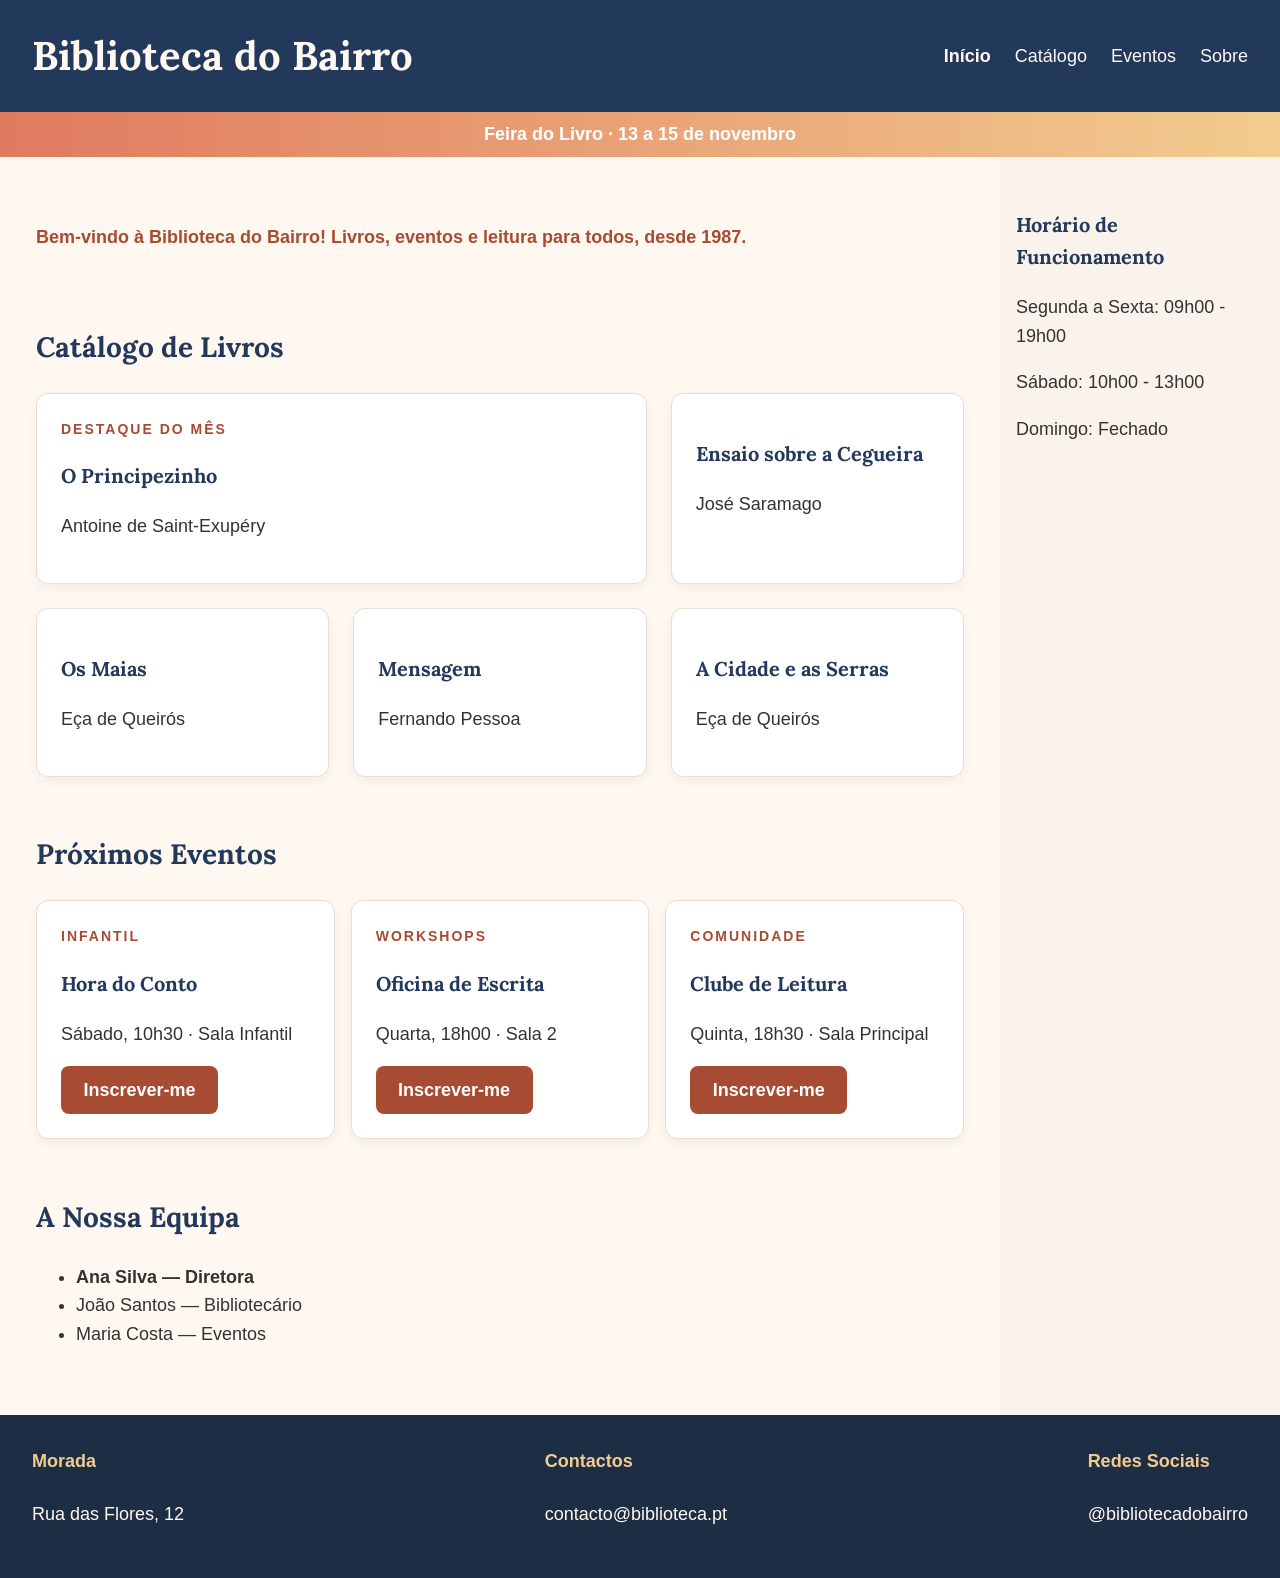
<file: ex1.html>
<!DOCTYPE html>
<html lang="pt">
<head>
    <meta charset="UTF-8">
    <!-- Exercício 08 -->
    <meta name="viewport" content="width=device-width, initial-scale=1.0">
    <title>Biblioteca do Bairro</title>

    <!-- Exercício 03 -->
    <link rel="preconnect" href="https://fonts.googleapis.com">
    <link rel="preconnect" href="https://fonts.gstatic.com" crossorigin>
    <link href="https://fonts.googleapis.com/css2?family=Lora:ital,wght@0,400..700;1,400..700&display=swap" rel="stylesheet">

    <!-- Exercício 01 -->
    <link rel="stylesheet" href="ex1.css">
</head>
<body>

    <!-- Exercício 06 & 07 -->
    <header class="cabecalho">
        <div class="logo">
            <h1>Biblioteca do Bairro</h1>
        </div>
        <!-- Exercício 02 & 06 -->
        <nav>
            <ul>
                <li><a href="#inicio">Início</a></li>
                <li><a href="#catalogo">Catálogo</a></li>
                <li><a href="#eventos">Eventos</a></li>
                <li><a href="#sobre">Sobre</a></li>
            </ul>
        </nav>
    </header>

    <!-- Exercício 05 -->
    <div class="aviso">
        <p>Feira do Livro · 13 a 15 de novembro</p>
    </div>

    
    <main>
        <!-- Exercício 02' -->
        <section id="inicio">
            <p class="destaque">Bem-vindo à Biblioteca do Bairro! Livros, eventos e leitura para todos, desde 1987.</p>
        </section>

        <!-- Exercício 07 -->
        <section id="catalogo">
            <h2>Catálogo de Livros</h2>
            <div class="catalogo">
                <article class="cartao destaque-livro">
                    <span class="etiqueta">Destaque do Mês</span>
                    <h3>O Principezinho</h3>
                    <p>Antoine de Saint-Exupéry</p>
                </article>

                <article class="cartao">
                    <h3>Ensaio sobre a Cegueira</h3>
                    <p>José Saramago</p>
                </article>

                <article class="cartao">
                    <h3>Os Maias</h3>
                    <p>Eça de Queirós</p>
                </article>

                <article class="cartao">
                    <h3>Mensagem</h3>
                    <p>Fernando Pessoa</p>
                </article>

                <article class="cartao">
                    <h3>A Cidade e as Serras</h3>
                    <p>Eça de Queirós</p>
                </article>
            </div>
        </section>

        <!-- Exercício 04, 05 & 06 -->
        <section id="eventos">
            <h2>Próximos Eventos</h2>
            <div class="cartoes">
                <article class="cartao">
                    <span class="etiqueta">Infantil</span>
                    <h3>Hora do Conto</h3>
                    <p>Sábado, 10h30 · Sala Infantil</p>
    
                    <a href="#" class="botao">Inscrever-me</a>
                </article>

                <article class="cartao">
                    <span class="etiqueta">Workshops</span>
                    <h3>Oficina de Escrita</h3>
                    <p>Quarta, 18h00 · Sala 2</p>
                    <a href="#" class="botao">Inscrever-me</a>
                </article>

                <article class="cartao">
                    <span class="etiqueta">Comunidade</span>
                    <h3>Clube de Leitura</h3>
                    <p>Quinta, 18h30 · Sala Principal</p>
                    <a href="#" class="botao">Inscrever-me</a>
                </article>
            </div>
        </section>

        <!-- Exercício 02  e Exercício 05  -->
        <section id="sobre" class="equipa">
            <h2>A Nossa Equipa</h2>
            <ul>
                <li>Ana Silva — Diretora</li>
                <li>João Santos — Bibliotecário</li>
                <li>Maria Costa — Eventos</li>
            </ul>
        </section>
    </main>

    <!-- Exercício 07 -->
    <aside>
        <h3>Horário de Funcionamento</h3>
        <p>Segunda a Sexta: 09h00 - 19h00</p>
        <p>Sábado: 10h00 - 13h00</p>
        <p>Domingo: Fechado</p>
    </aside>

    <!-- Exercício 06 -->
    <footer class="rodape">
        <div>
            <h4>Morada</h4>
            <p>Rua das Flores, 12</p>
        </div>
        <div>
            <h4>Contactos</h4>
            <p>contacto@biblioteca.pt</p>
        </div>
        <div>
            <h4>Redes Sociais</h4>
            <p>@bibliotecadobairro</p>
        </div>
    </footer>

</body>
</html>
</file>
<file: ex1.css>
/* ==========================================
   Biblioteca do Bairro
   Resolução dos Exercícios 01 a 09
   Data: Outubro de 2026
   Nome: Pentelei Shlemko
   ========================================== */

/* 1. VARIÁVEIS (Exercício 09) */
:root {
    --cor-principal: #23395B;
    --cor-destaque: #A84B33;
    --cor-fundo: #FFF8F0;
    --cor-texto: #333333;
    --cor-cartao: #FFFFFF;
    --cor-borda: #E5DED3;
    --raio: 12px;
}

/* 2. REGRAS BASE & RESET (Exercício 01, 03 & 04) */
* {
    box-sizing: border-box; /* Exercício 04 */
}

body {
    margin: 0;
    background-color: var(--cor-fundo);
    color: var(--cor-texto);
    font-family: Arial, Helvetica, sans-serif;
    font-size: 1.125rem; /* ~18px em rem */
    line-height: 1.6;
}

h1, h2, h3 {
    font-family: "Lora", Georgia, serif;
    color: var(--cor-principal);
}

h1 { font-size: 2.5rem; }
h2 { font-size: 1.75rem; }
h3 { font-size: 1.25rem; }

img {
    max-width: 100%;
    height: auto;
}

/*  3. ELEMENTOS DE TEXTO & DECORAÇÃO (Exercício 02, 03 & 05) */
/* Exercício 02 */
.destaque {
    color: var(--cor-destaque);
    font-weight: bold;
}

/* Exercício 03 */
.etiqueta {
    text-transform: uppercase;
    letter-spacing: 2px;
    color: var(--cor-destaque);
    font-size: 0.875rem;
    font-weight: bold;
    display: block;
    margin-bottom: 0.5rem;
}

/* Exercício 02 */
li:first-child {
    font-weight: bold;
}

/* Exercício 05 */
.aviso {
    background: linear-gradient(90deg, #E07A5F, #F2CC8F);
    color: #FFFFFF;
    text-align: center;
    padding: 0.5rem 1rem;
    font-weight: bold;
}

.aviso p {
    margin: 0;
}

/* 4. BOTÕES E LINKS (Exercício 05 & 09) */
a {
    color: var(--cor-principal);
    transition: color 0.2s ease;
}

/* Exercício 09*/
a:hover {
    color: var(--cor-destaque);
}

a:focus-visible,
.botao:focus-visible {
    outline: 3px solid var(--cor-principal);
    outline-offset: 3px;
}

.botao {
    display: inline-block;
    padding: 0.6rem 1.4rem;
    background: var(--cor-destaque);
    color: #FFFFFF;
    border-radius: 8px;
    text-decoration: none;
    font-weight: bold;
    transition: background-color 0.2s ease, transform 0.1s ease;
}

.botao:hover {
    background: #873A28;
    color: #FFFFFF;
}

.botao:active {
    transform: translateY(2px);
}

/*  5. COMPONENTES & CARTÕES (Exercício 04, 05 & 09) */
.cartao {
    background: var(--cor-cartao);
    padding: 1.5rem;
    border: 1px solid var(--cor-borda);
    border-radius: var(--raio);
    box-shadow: 0 4px 12px rgba(0, 0, 0, 0.05);
    
    transition: transform 0.2s ease, box-shadow 0.2s ease;
}

/* Exercício 09 */
.cartao:hover {
    transform: translateY(-6px);
    box-shadow: 0 12px 24px rgba(0, 0, 0, 0.12);
}

/* Exercício 05 */
.equipa img {
    border-radius: 50%;
    width: 120px;
    height: 120px;
    object-fit: cover;
}

/* 6. LAYOUT FLEXBOX & GRID BASE (Telemóvel - Mobile First)
   Exercícios 04, 06, 07 & 08 */

/* Exercício 05 & 06 */
.cabecalho {
    background: var(--cor-principal);
    color: #FFF8F0;
    padding: 1.5rem 2rem;
    display: flex;
    flex-direction: column; 
    gap: 1rem;
}

.cabecalho h1 {
    color: #FFF8F0;
    margin: 0;
}

.cabecalho nav ul {
    display: flex;
    flex-direction: column;
    gap: 0.8rem;
    list-style: none;
    margin: 0;
    padding: 0;
}

.cabecalho nav a {
    color: #FFF8F0;
    text-decoration: none; 
}

.cabecalho nav a:hover {
    color: #F2CC8F;
}


main {
    padding: 2rem 1rem;
}

section {
    padding: 1rem 0;
}

/* Exercício 06 */
.cartoes {
    display: flex;
    flex-direction: column;
    gap: 1rem;
}

.cartoes .cartao {
    flex: 1 1 250px;
}

/* Exercício 07 */
.catalogo {
    display: grid;
    grid-template-columns: 1fr;
    gap: 1.5rem;
}

/*Exercício 06 */
.rodape {
    background: #1D2D44;
    color: #FFF8F0;
    padding: 2rem;
    display: flex;
    flex-direction: column;
    gap: 1.5rem;
}

.rodape h4 {
    margin-top: 0;
    color: #F2CC8F;
}

/* 7. DESIGN RESPONSIVO / MEDIA QUERIES (Exercício 08) */


@media (min-width: 768px) {
    .cabecalho {
        flex-direction: row;
        justify-content: space-between;
        align-items: center;
    }

    .cabecalho nav ul {
        flex-direction: row;
        gap: 1.5rem;
    }

    .cartoes {
        flex-direction: row;
        flex-wrap: wrap;
    }

    .catalogo {
        grid-template-columns: repeat(2, 1fr);
    }

    .rodape {
        flex-direction: row;
        justify-content: space-between;
    }
}


@media (min-width: 1024px) {
    /* Exercício 07*/
    body {
        display: grid;
        grid-template-columns: 1fr 280px;
        grid-template-areas:
            "topo     topo"
            "aviso    aviso"
            "conteudo lateral"
            "rodape   rodape";
    }

    .cabecalho { grid-area: topo; }
    .aviso     { grid-area: aviso; }
    main       { grid-area: conteudo; max-width: 960px; margin: 0 auto; width: 100%; }
    aside      { grid-area: lateral; padding: 2rem 1rem; background: rgba(0, 0, 0, 0.02); }
    .rodape    { grid-area: rodape; }

    /* Exercício 07 */
    .catalogo {
        grid-template-columns: repeat(3, 1fr);
    }

    .destaque-livro {
        grid-column: span 2;
    }
}
</file>
